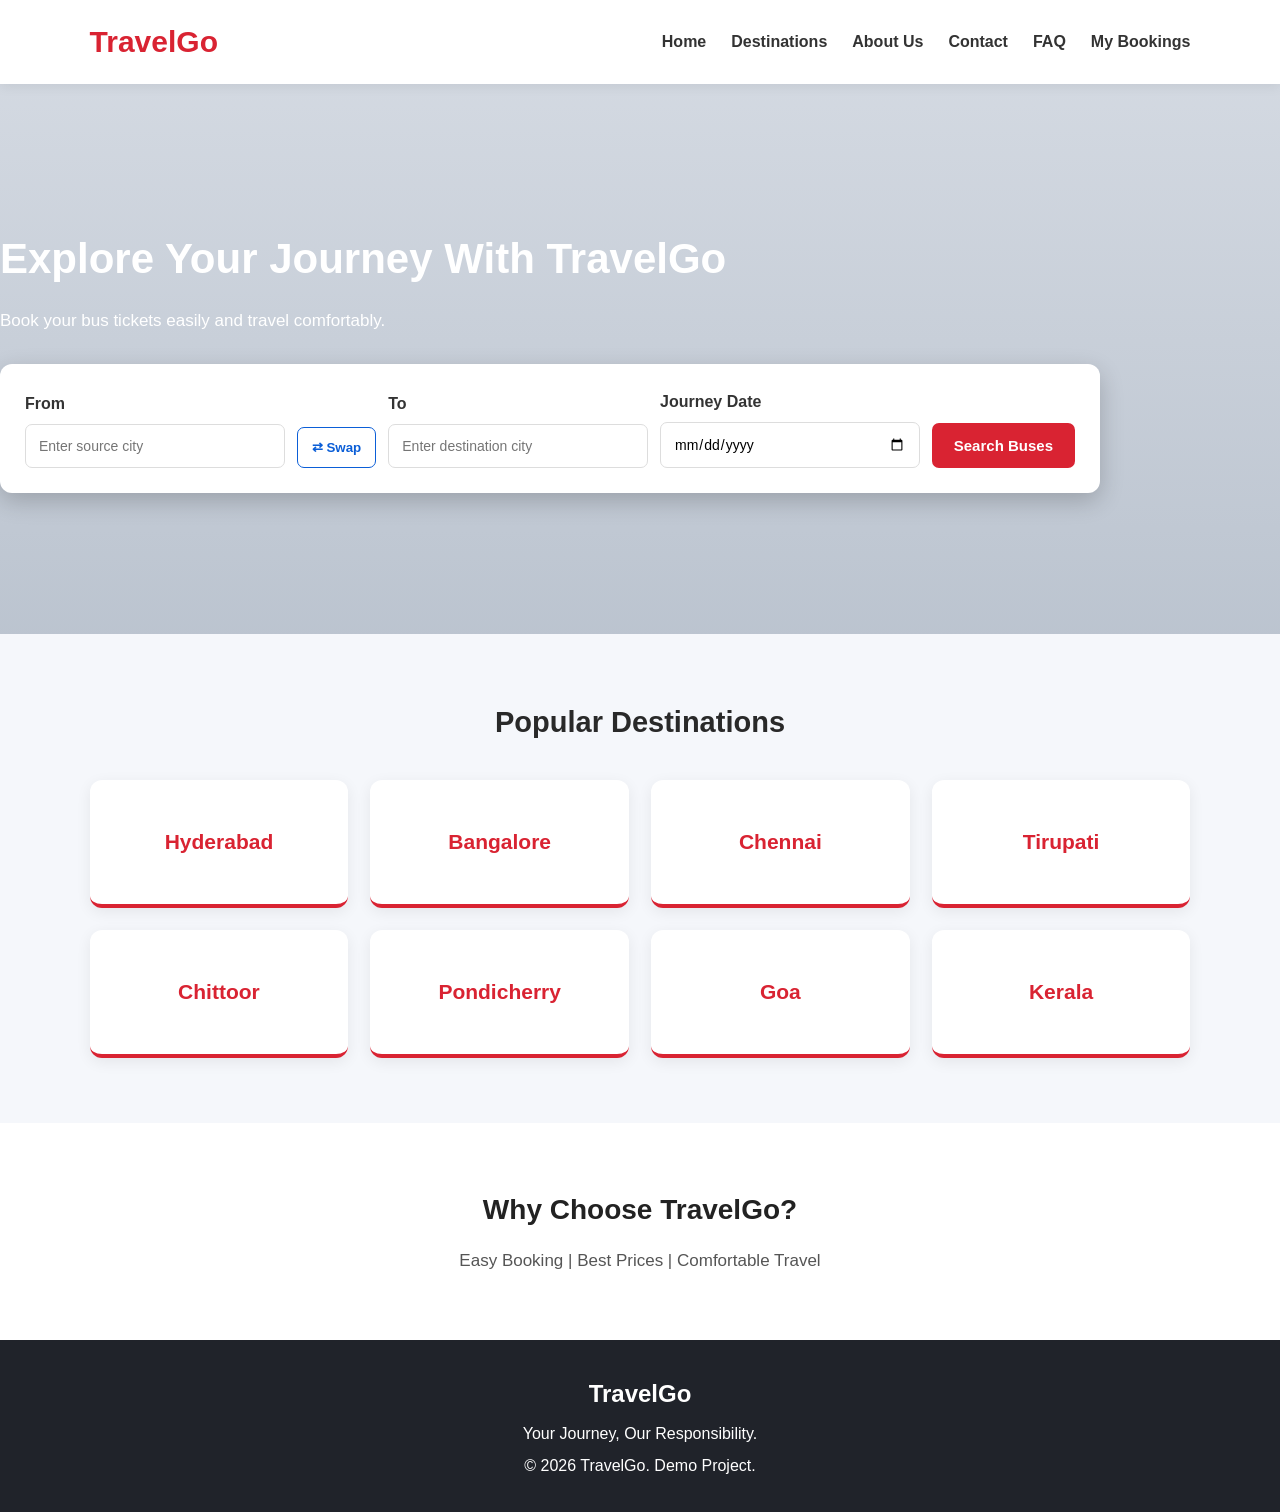
<file: index.html>
<!DOCTYPE html>
<html lang="en">
<head>
    <meta charset="UTF-8">
    <meta name="viewport" content="width=device-width, initial-scale=1.0">

    <title>TravelGo - Bus Booking</title>

    <link rel="stylesheet" href="css/style.css">
</head>

<body>

    <header>
        <nav class="navbar">

            <h2 class="logo">TravelGo</h2>

           
<ul>
    <li><a href="index.html">Home</a></li>
    <li><a href="#destinations">Destinations</a></li>
    <li><a href="about.html">About Us</a></li>
    <li><a href="contact.html">Contact</a></li>
    <li><a href="faq.html">FAQ</a></li>
    <li><a href="bookings.html">My Bookings</a></li>
</ul>


        </nav>
    </header>

    <section class="hero">

        <div class="hero-content">

            <h1>Explore Your Journey With TravelGo</h1>

            <p>Book your bus tickets easily and travel comfortably.</p>

            <div class="search-box">

                <div>
                    <label for="from">From</label>
                    <input
                        type="text"
                        id="from"
                        placeholder="Enter source city"
                    >
                </div>

                <button
                    type="button"
                    class="swap-btn"
                    onclick="swapCities()"
                    title="Swap source and destination"
                >
                    ⇄ Swap
                </button>

                <div>
                    <label for="to">To</label>
                    <input
                        type="text"
                        id="to"
                        placeholder="Enter destination city"
                    >
                </div>

                <div>
                    <label for="date">Journey Date</label>
                    <input type="date" id="date">
                </div>

                <button type="button" onclick="searchBuses()">
                    Search Buses
                </button>

            </div>

        </div>

    </section>

    <section class="destinations" id="destinations">

        <h2>Popular Destinations</h2>

        <div class="destination-container">

            <div class="destination-card">
                <h3>Hyderabad</h3>
            </div>

            <div class="destination-card">
                <h3>Bangalore</h3>
            </div>

            <div class="destination-card">
                <h3>Chennai</h3>
            </div>

            <div class="destination-card">
                <h3>Tirupati</h3>
            </div>

            <div class="destination-card">
                <h3>Chittoor</h3>
            </div>

            <div class="destination-card">
                <h3>Pondicherry</h3>
            </div>

            <div class="destination-card">
                <h3>Goa</h3>
            </div>

            <div class="destination-card">
                <h3>Kerala</h3>
            </div>

        </div>

    </section>

    <section class="about" id="about">

        <h2>Why Choose TravelGo?</h2>

        <p>Easy Booking | Best Prices | Comfortable Travel</p>

    </section>

    <footer id="contact">

        <h2>TravelGo</h2>

        <p>Your Journey, Our Responsibility.</p>

        <p>© 2026 TravelGo. Demo Project.</p>

    </footer>

    <script src="js/main.js"></script>

</body>
</html>
</file>
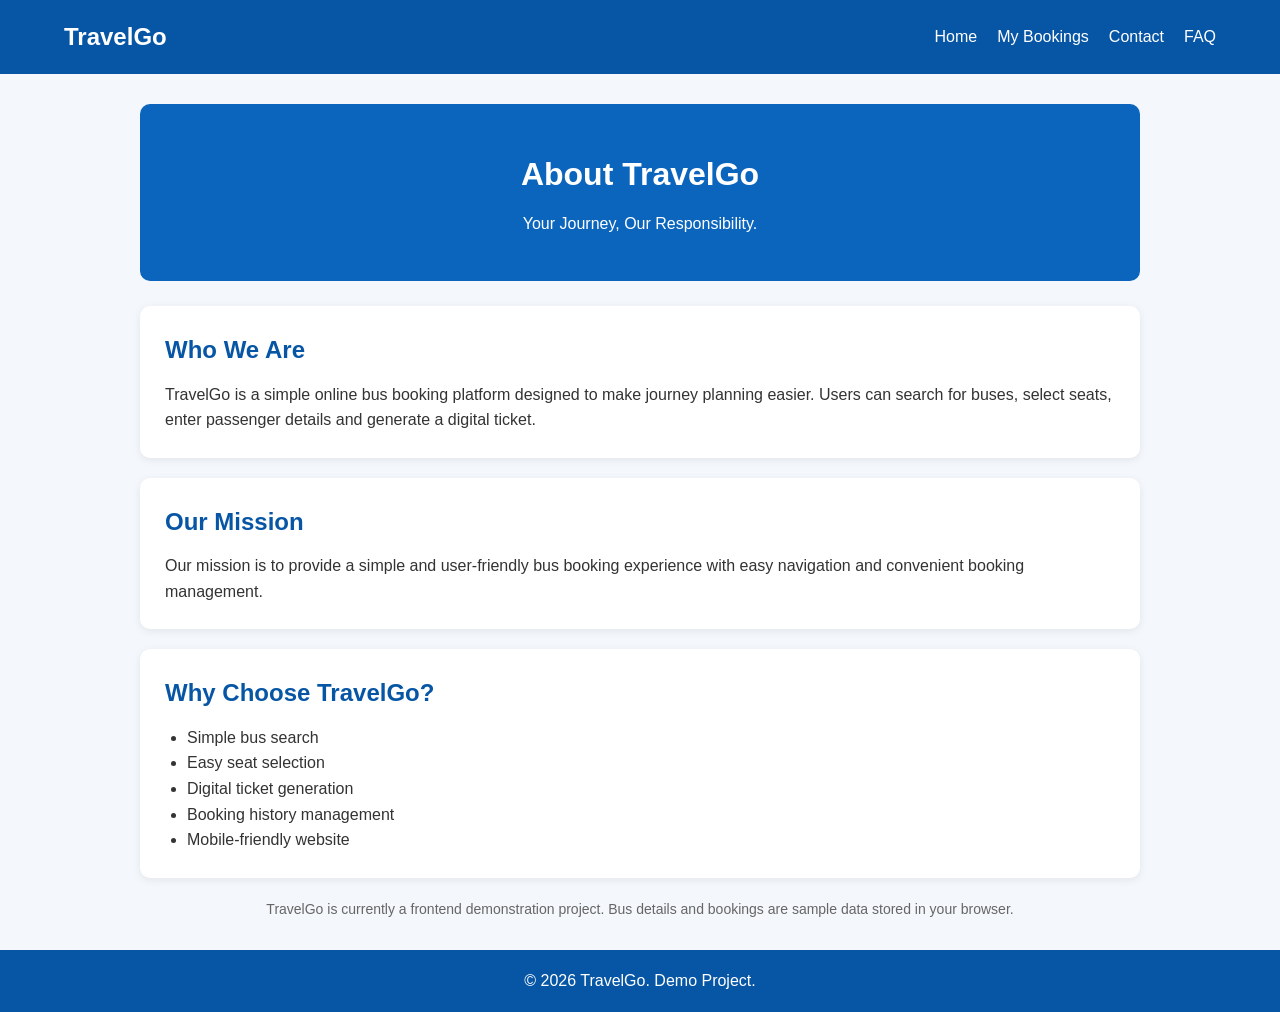
<file: about.html>
<!DOCTYPE html>
<html lang="en">
<head>
    <meta charset="UTF-8">
    <meta name="viewport" content="width=device-width, initial-scale=1.0">
    <title>About Us - TravelGo</title>
    <link rel="stylesheet" href="css/info.css">
</head>
<body>

    <header class="info-header">
        <h2>TravelGo</h2>
        <nav>
            <a href="index.html">Home</a>
            <a href="bookings.html">My Bookings</a>
            <a href="contact.html">Contact</a>
            <a href="faq.html">FAQ</a>
        </nav>
    </header>

    <main class="info-container">

        <section class="info-hero">
            <h1>About TravelGo</h1>
            <p>Your Journey, Our Responsibility.</p>
        </section>

        <section class="info-card">
            <h2>Who We Are</h2>
            <p>
                TravelGo is a simple online bus booking platform
                designed to make journey planning easier.
                Users can search for buses, select seats,
                enter passenger details and generate a digital ticket.
            </p>
        </section>

        <section class="info-card">
            <h2>Our Mission</h2>
            <p>
                Our mission is to provide a simple and user-friendly
                bus booking experience with easy navigation and
                convenient booking management.
            </p>
        </section>

        <section class="info-card">
            <h2>Why Choose TravelGo?</h2>
            <ul>
                <li>Simple bus search</li>
                <li>Easy seat selection</li>
                <li>Digital ticket generation</li>
                <li>Booking history management</li>
                <li>Mobile-friendly website</li>
            </ul>
        </section>

        <p class="demo-note">
            TravelGo is currently a frontend demonstration project.
            Bus details and bookings are sample data stored in your browser.
        </p>

    </main>

    <footer class="info-footer">
        <p>© 2026 TravelGo. Demo Project.</p>
    </footer>

</body>
</html>
</file>
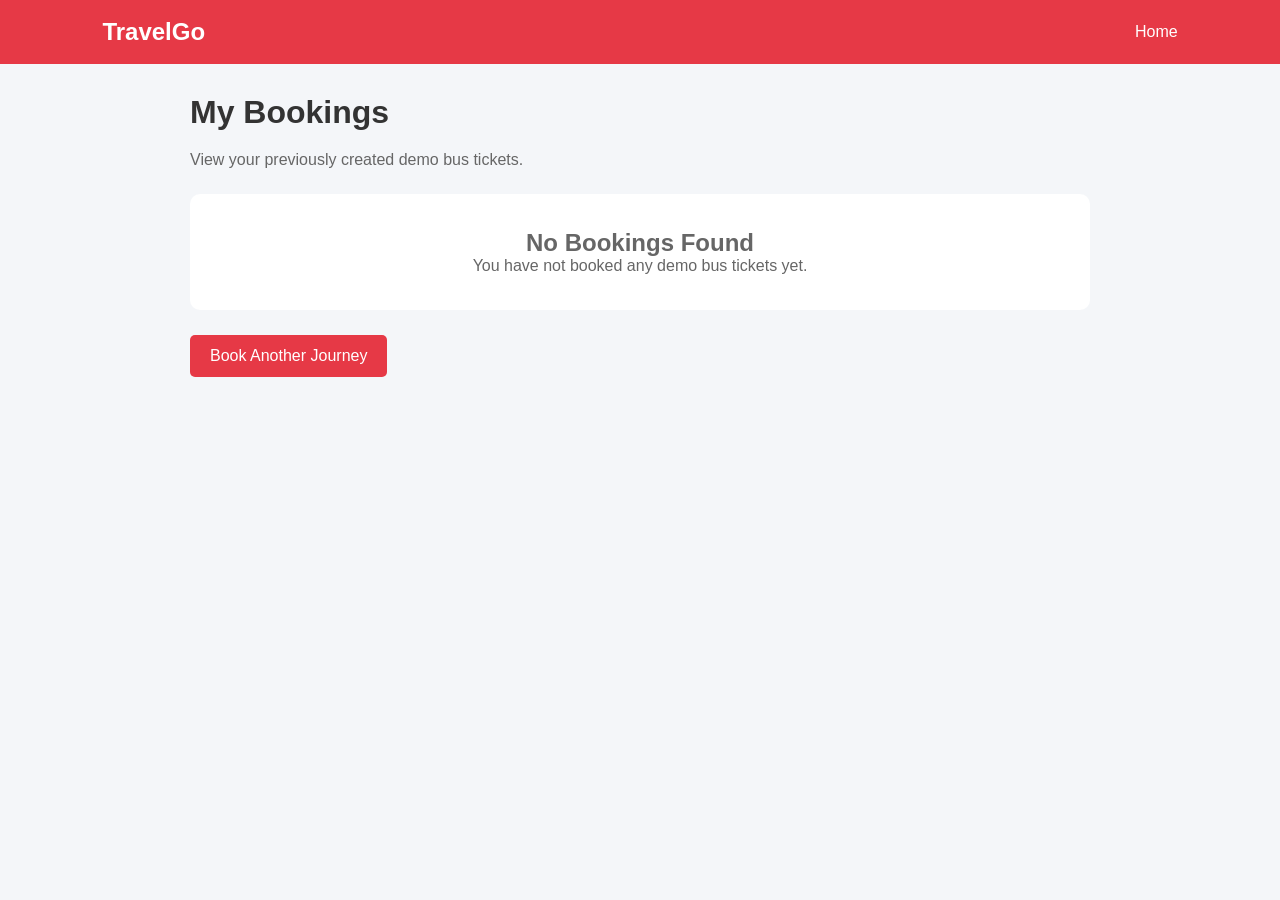
<file: bookings.html>
<!DOCTYPE html>
<html lang="en">
<head>
    <meta charset="UTF-8">
    <meta name="viewport" content="width=device-width, initial-scale=1.0">
    <title>TravelGo - My Bookings</title>
    <link rel="stylesheet" href="css/booking.css">
</head>
<body>

    <header>
        <h2>TravelGo</h2>
        <a href="index.html">Home</a>
    </header>

    <main class="container">
        <h1>My Bookings</h1>
        <p class="bookings-subtitle">
            View your previously created demo bus tickets.
        </p>

        <div id="booking-list"></div>

        <div class="booking-actions">
            <a href="index.html">Book Another Journey</a>
        </div>
    </main>

    <script src="js/bookings.js"></script>
</body>
</html>
</file>
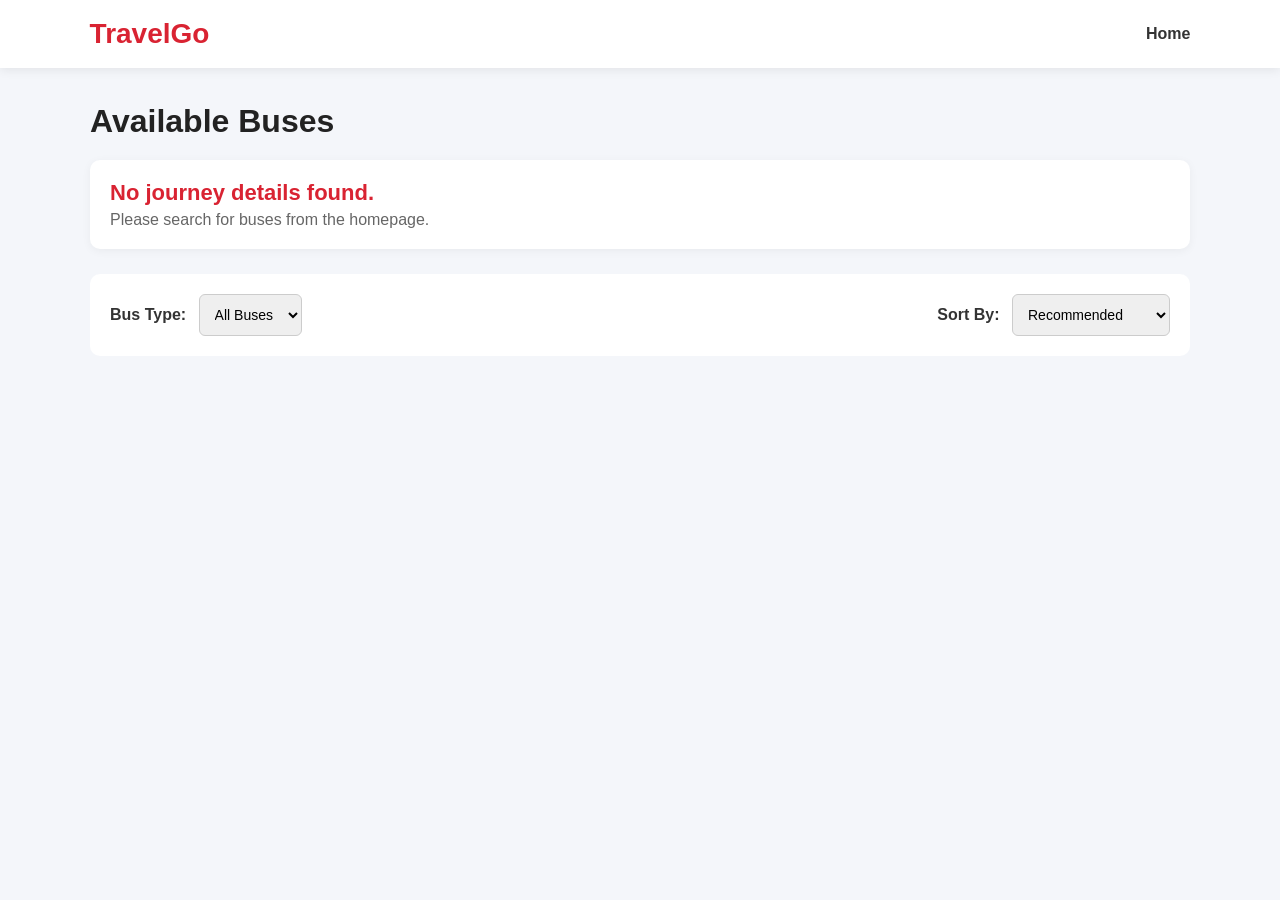
<file: buses.html>
<!DOCTYPE html>
<html lang="en">
<head>
    <meta charset="UTF-8">
    <meta name="viewport" content="width=device-width, initial-scale=1.0">
    <title>TravelGo - Available Buses</title>
    <link rel="stylesheet" href="css/buses.css">
</head>
<body>

    <header>
        <nav>
            <h2>TravelGo</h2>
            <a href="index.html">Home</a>
        </nav>
    </header>

    <main class="container">
        <h1>Available Buses</h1>

        <div class="journey-info">
            <p id="journey"></p>
            <p id="travel-date"></p>
        </div>

        <section class="filter-section">
            <div>
                <label for="bus-filter">Bus Type:</label>
                <select id="bus-filter">
                    <option value="all">All Buses</option>
                    <option value="AC">AC</option>
                    <option value="Non-AC">Non-AC</option>
                </select>
            </div>

            <div>
                <label for="sort-buses">Sort By:</label>
                <select id="sort-buses">
                    <option value="default">Recommended</option>
                    <option value="low-high">Price: Low to High</option>
                    <option value="high-low">Price: High to Low</option>
                    <option value="departure">Earliest Departure</option>
                </select>
            </div>
        </section>

        <p id="bus-count"></p>
        <div id="bus-list"></div>
    </main>

    <script src="js/buses.js"></script>
</body>
</html>
</file>
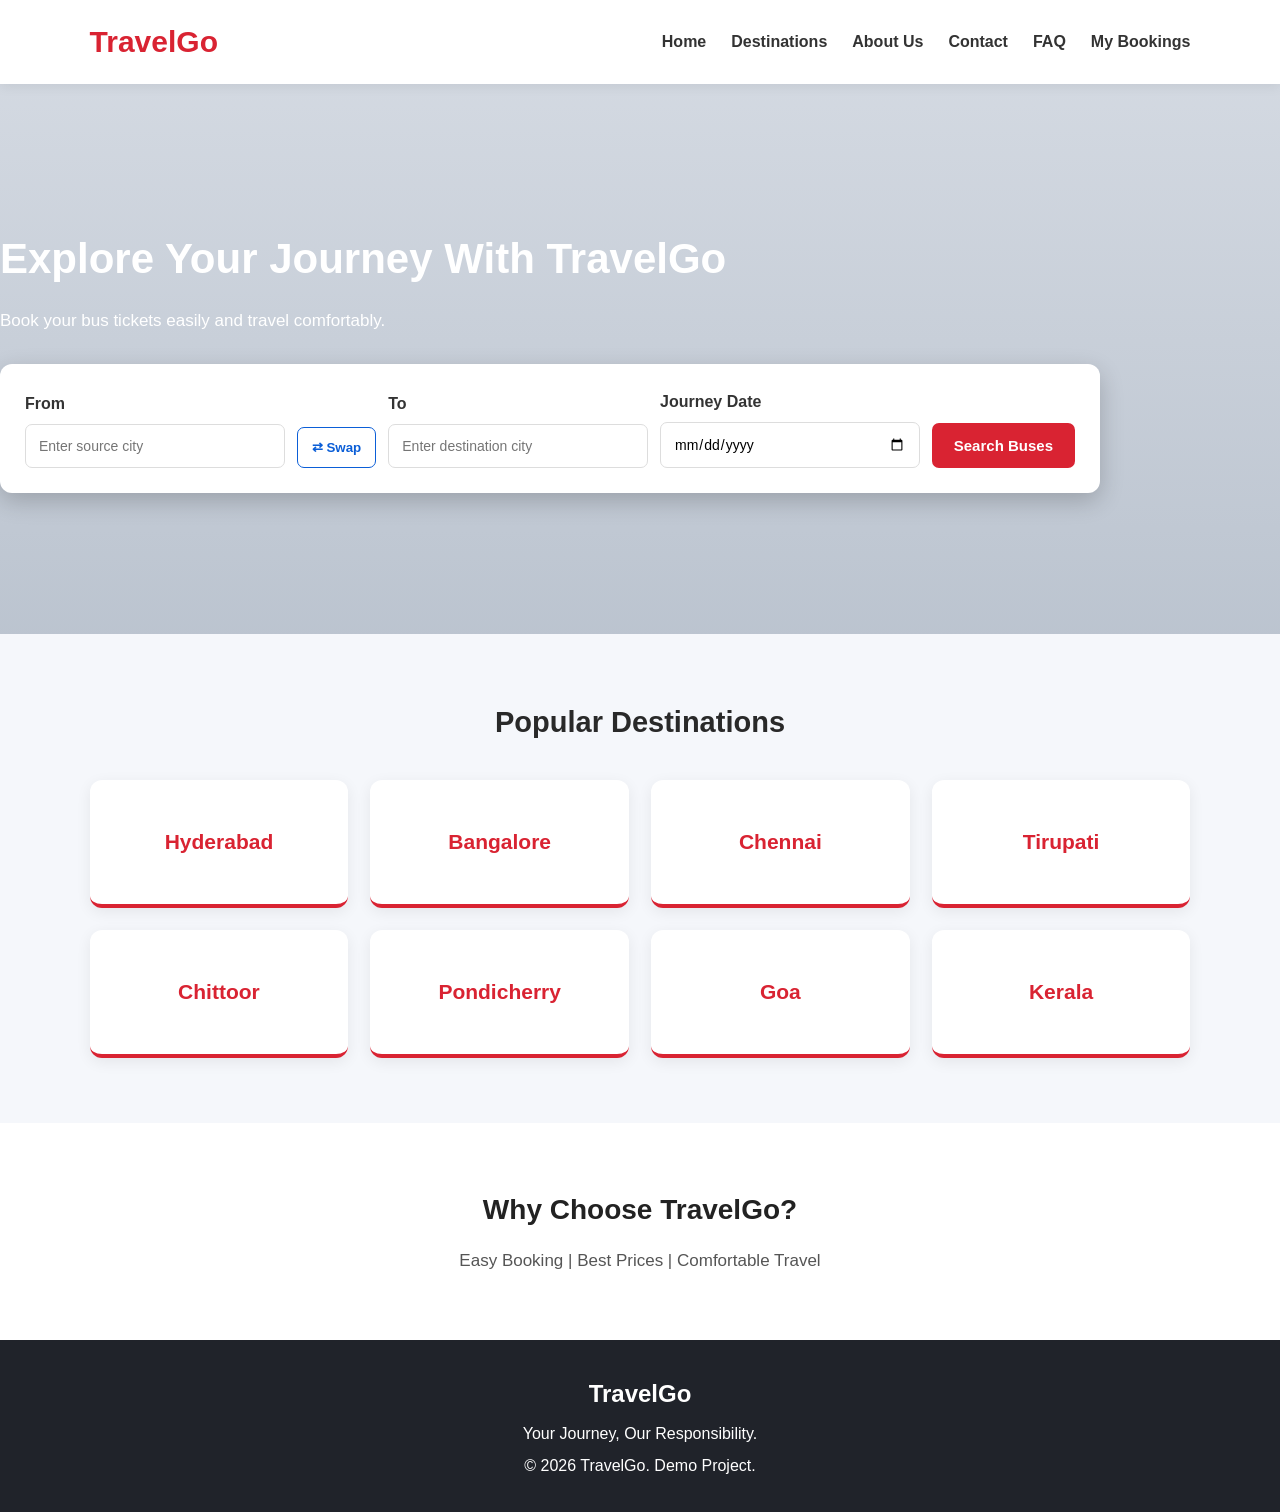
<file: confirmation.html>
<!DOCTYPE html>
<html lang="en">
<head>
    <meta charset="UTF-8">
    <meta name="viewport" content="width=device-width, initial-scale=1.0">
    <title>TravelGo - Booking Confirmation</title>
    <link rel="stylesheet" href="css/booking.css">
</head>
<body class="confirmation-page">

    <header class="confirmation-header">
        <h2>TravelGo<span>.</span></h2>
        <a href="index.html">← Home</a>
    </header>

    <main class="container">

        <div class="success-message">
            <div class="success-icon">✓</div>
            <h1>Booking Confirmed!</h1>
            <p>Your demo bus ticket has been generated successfully.</p>
            <span class="confirmation-status">Booking Successful</span>
        </div>

        <section class="ticket" id="ticket">

            <div class="ticket-heading">
                <div>
                    <h2>TravelGo<span>.</span></h2>
                    <p>Your Journey Starts Here</p>
                </div>
                <div class="ticket-label">
                    <strong>BUS TICKET</strong>
                    <span>TRAVEL CONFIRMATION</span>
                </div>
            </div>

            <div class="ticket-id">
                <div>
                    <span class="ticket-small-label">BOOKING ID</span>
                    <strong id="booking-id"></strong>
                </div>
                <span class="ticket-confirmed">CONFIRMED</span>
            </div>

            <div class="ticket-section">
                <h3>Passenger Information</h3>

                <div class="ticket-details">
                    <p><strong>Passenger:</strong> <span id="passenger-name"></span></p>
                    <p><strong>Age:</strong> <span id="passenger-age"></span></p>
                    <p><strong>Gender:</strong> <span id="passenger-gender"></span></p>
                    <p><strong>Mobile:</strong> <span id="passenger-mobile"></span></p>
                    <p class="full-width"><strong>Email:</strong> <span id="passenger-email"></span></p>
                </div>
            </div>

            <div class="ticket-section journey-ticket-section">
                <h3>Journey Information</h3>

                <div class="ticket-details">
                    <p class="full-width"><strong>Bus:</strong> <span id="bus-name"></span></p>
                    <p><strong>Bus Type:</strong> <span id="bus-type"></span></p>
                    <p><strong>Journey Date:</strong> <span id="journey-date"></span></p>
                    <p><strong>From:</strong> <span id="from-city"></span></p>
                    <p><strong>To:</strong> <span id="to-city"></span></p>
                    <p><strong>Departure:</strong> <span id="departure"></span></p>
                    <p><strong>Arrival:</strong> <span id="arrival"></span></p>
                    <p class="full-width"><strong>Selected Seats:</strong> <span id="seat-numbers"></span></p>
                </div>
            </div>

            <div class="ticket-total">
                <span>Total Ticket Fare</span>
                <h2>₹<span id="total-fare"></span></h2>
            </div>

            <p class="ticket-note">
                Demo ticket generated by the TravelGo project.
                This ticket is not valid for actual bus travel.
            </p>

        </section>

        <div class="ticket-actions">
            <button onclick="window.print()">Print / Save as PDF</button>
            <a href="index.html">Book Another Journey</a>
        </div>

    </main>

    <script src="js/confirmation.js"></script>
</body>
</html>
</file>
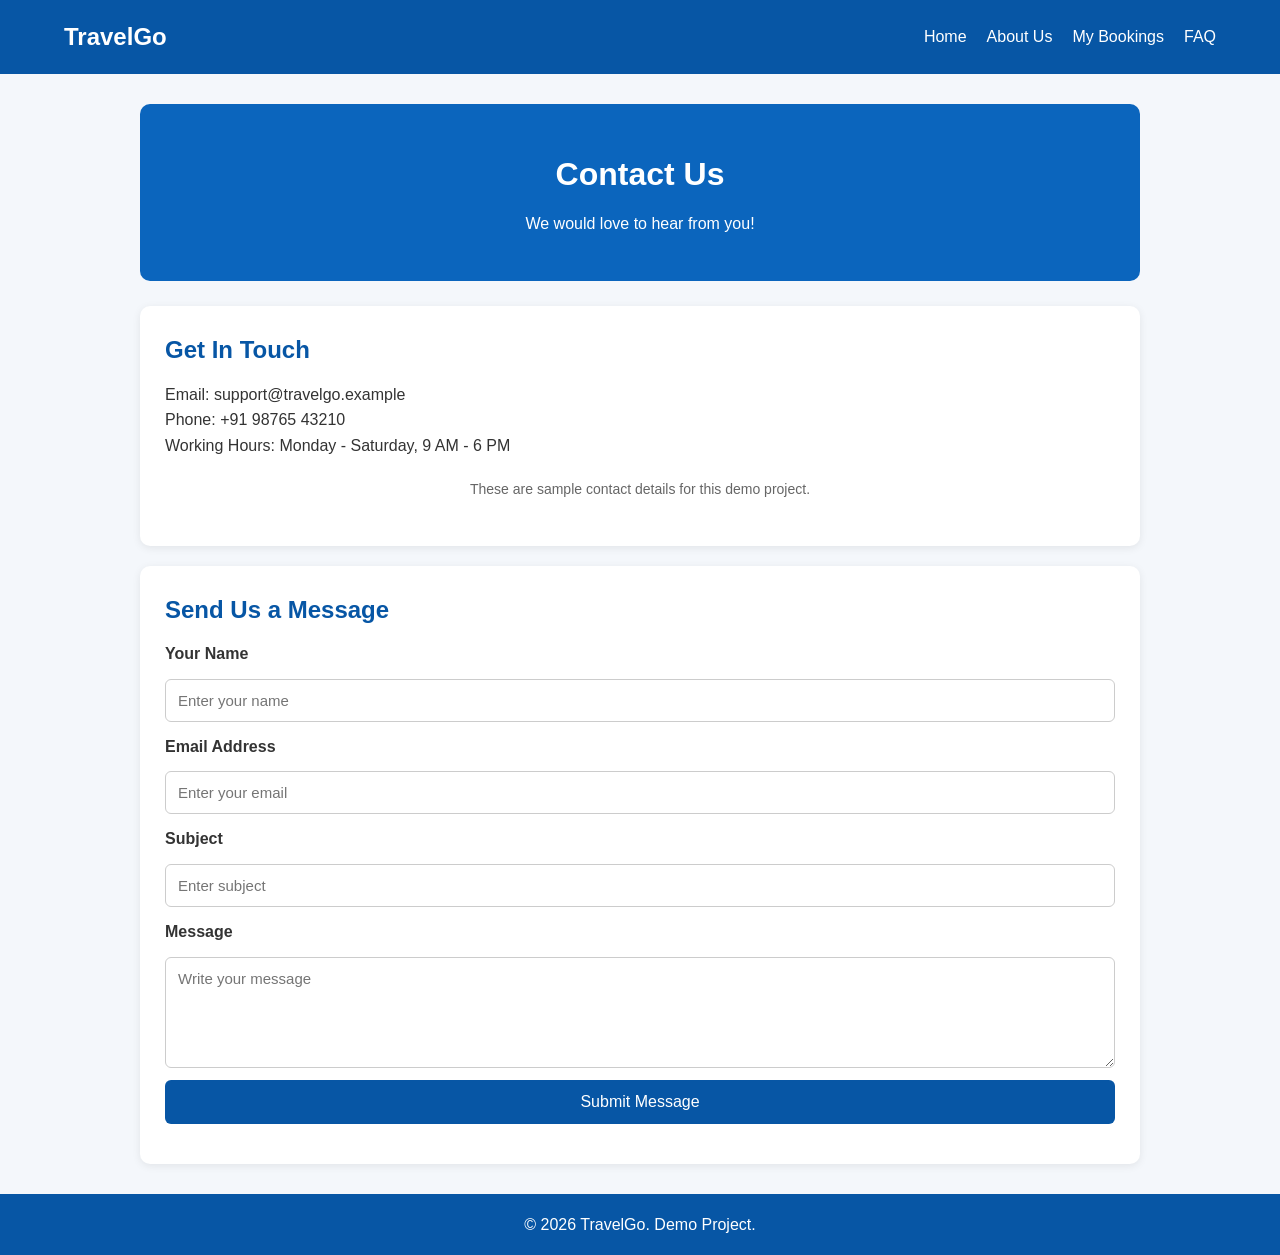
<file: contact.html>
<!DOCTYPE html>
<html lang="en">
<head>
    <meta charset="UTF-8">
    <meta name="viewport" content="width=device-width, initial-scale=1.0">
    <title>Contact Us - TravelGo</title>
    <link rel="stylesheet" href="css/info.css">
</head>
<body>

    <header class="info-header">
        <h2>TravelGo</h2>
        <nav>
            <a href="index.html">Home</a>
            <a href="about.html">About Us</a>
            <a href="bookings.html">My Bookings</a>
            <a href="faq.html">FAQ</a>
        </nav>
    </header>

    <main class="info-container">

        <section class="info-hero">
            <h1>Contact Us</h1>
            <p>We would love to hear from you!</p>
        </section>

        <section class="info-card">
            <h2>Get In Touch</h2>
            <p>Email: support@travelgo.example</p>
            <p>Phone: +91 98765 43210</p>
            <p>Working Hours: Monday - Saturday, 9 AM - 6 PM</p>
            <p class="demo-note">
                These are sample contact details for this demo project.
            </p>
        </section>

        <section class="info-card">
            <h2>Send Us a Message</h2>

            <form id="contact-form">

                <label for="contact-name">Your Name</label>
                <input
                    type="text"
                    id="contact-name"
                    placeholder="Enter your name"
                    required
                >

                <label for="contact-email">Email Address</label>
                <input
                    type="email"
                    id="contact-email"
                    placeholder="Enter your email"
                    required
                >

                <label for="contact-subject">Subject</label>
                <input
                    type="text"
                    id="contact-subject"
                    placeholder="Enter subject"
                    required
                >

                <label for="contact-message">Message</label>
                <textarea
                    id="contact-message"
                    rows="5"
                    placeholder="Write your message"
                    required
                ></textarea>

                <button type="submit">Submit Message</button>

            </form>

            <p id="contact-status"></p>
        </section>

    </main>

    <footer class="info-footer">
        <p>© 2026 TravelGo. Demo Project.</p>
    </footer>

    <script src="js/contact.js"></script>

</body>
</html>
</file>
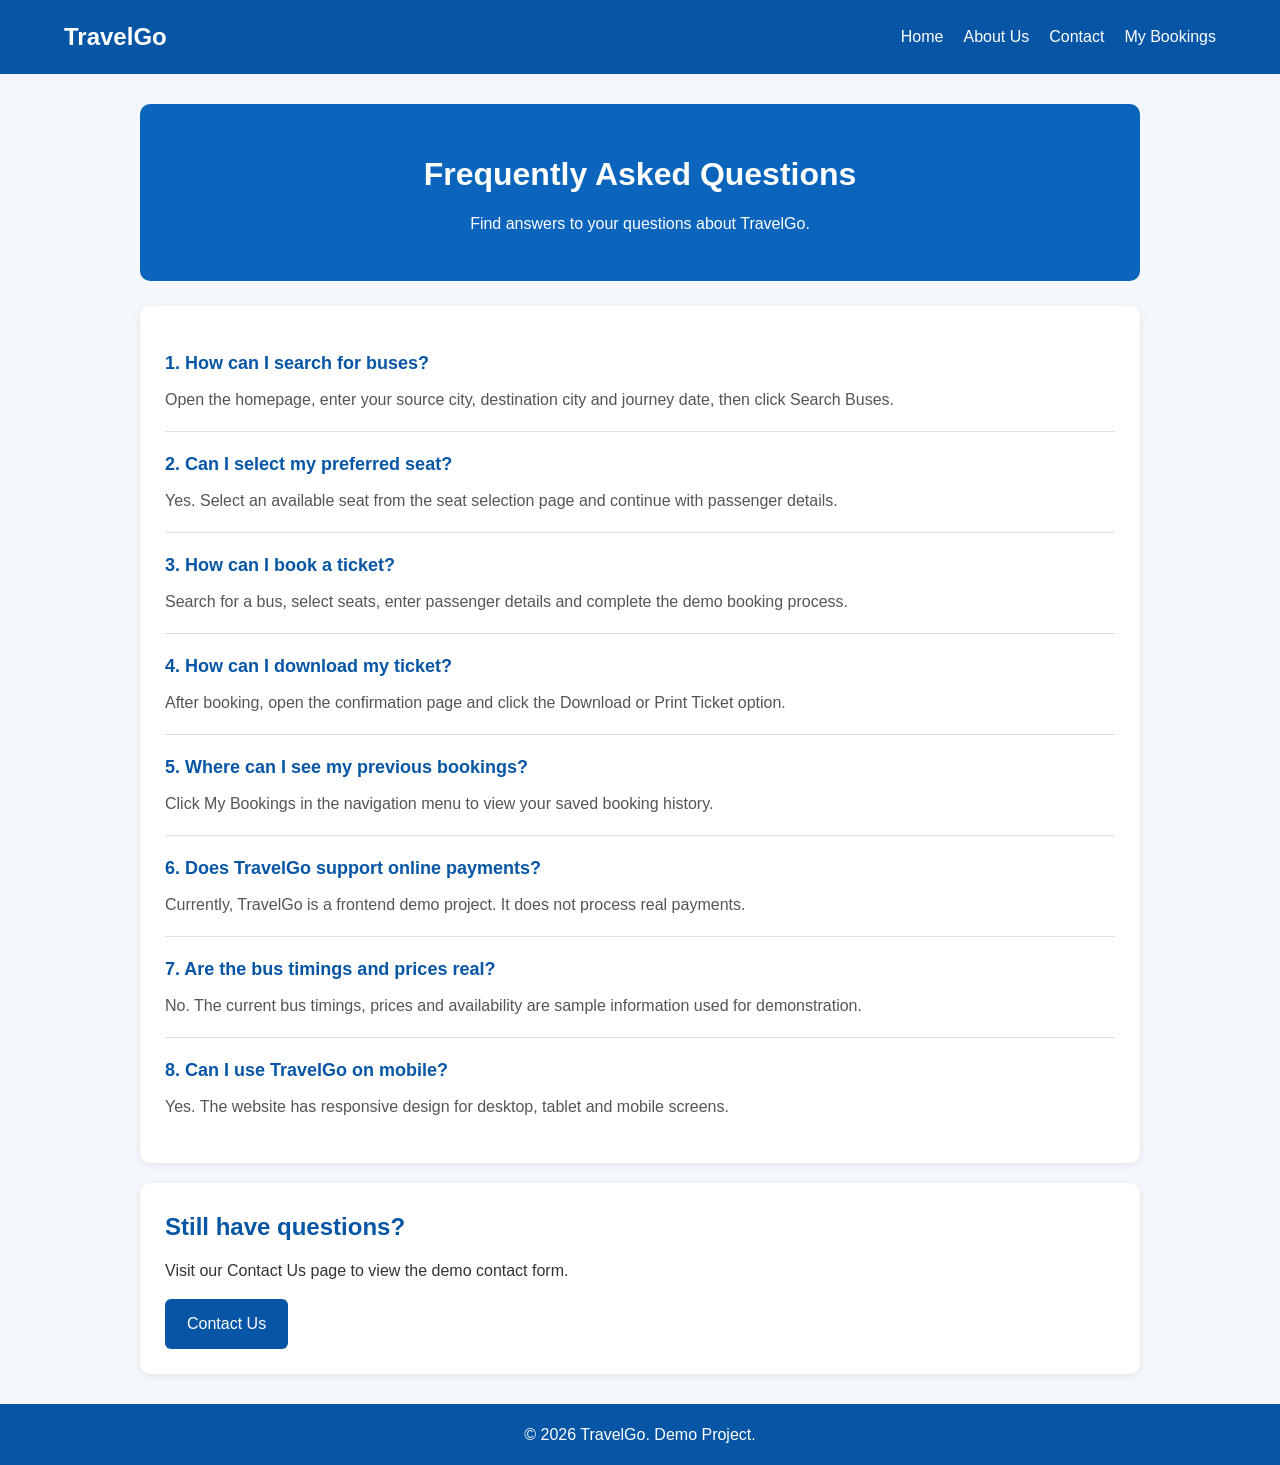
<file: faq.html>
<!DOCTYPE html>
<html lang="en">
<head>
    <meta charset="UTF-8">
    <meta name="viewport" content="width=device-width, initial-scale=1.0">
    <title>FAQ - TravelGo</title>
    <link rel="stylesheet" href="css/info.css">
</head>
<body>

    <header class="info-header">
        <h2>TravelGo</h2>
        <nav>
            <a href="index.html">Home</a>
            <a href="about.html">About Us</a>
            <a href="contact.html">Contact</a>
            <a href="bookings.html">My Bookings</a>
        </nav>
    </header>

    <main class="info-container">

        <section class="info-hero">
            <h1>Frequently Asked Questions</h1>
            <p>Find answers to your questions about TravelGo.</p>
        </section>

        <section class="info-card">

            <div class="faq-item">
                <h3>1. How can I search for buses?</h3>
                <p>
                    Open the homepage, enter your source city,
                    destination city and journey date, then click
                    Search Buses.
                </p>
            </div>

            <div class="faq-item">
                <h3>2. Can I select my preferred seat?</h3>
                <p>
                    Yes. Select an available seat from the seat
                    selection page and continue with passenger details.
                </p>
            </div>

            <div class="faq-item">
                <h3>3. How can I book a ticket?</h3>
                <p>
                    Search for a bus, select seats, enter passenger
                    details and complete the demo booking process.
                </p>
            </div>

            <div class="faq-item">
                <h3>4. How can I download my ticket?</h3>
                <p>
                    After booking, open the confirmation page and
                    click the Download or Print Ticket option.
                </p>
            </div>

            <div class="faq-item">
                <h3>5. Where can I see my previous bookings?</h3>
                <p>
                    Click My Bookings in the navigation menu to
                    view your saved booking history.
                </p>
            </div>

            <div class="faq-item">
                <h3>6. Does TravelGo support online payments?</h3>
                <p>
                    Currently, TravelGo is a frontend demo project.
                    It does not process real payments.
                </p>
            </div>

            <div class="faq-item">
                <h3>7. Are the bus timings and prices real?</h3>
                <p>
                    No. The current bus timings, prices and availability
                    are sample information used for demonstration.
                </p>
            </div>

            <div class="faq-item">
                <h3>8. Can I use TravelGo on mobile?</h3>
                <p>
                    Yes. The website has responsive design for
                    desktop, tablet and mobile screens.
                </p>
            </div>

        </section>

        <section class="info-card">
            <h2>Still have questions?</h2>
            <p>
                Visit our Contact Us page to view the demo contact form.
            </p>
            <a href="contact.html" class="faq-contact-btn">
                Contact Us
            </a>
        </section>

    </main>

    <footer class="info-footer">
        <p>© 2026 TravelGo. Demo Project.</p>
    </footer>

</body>
</html>
</file>
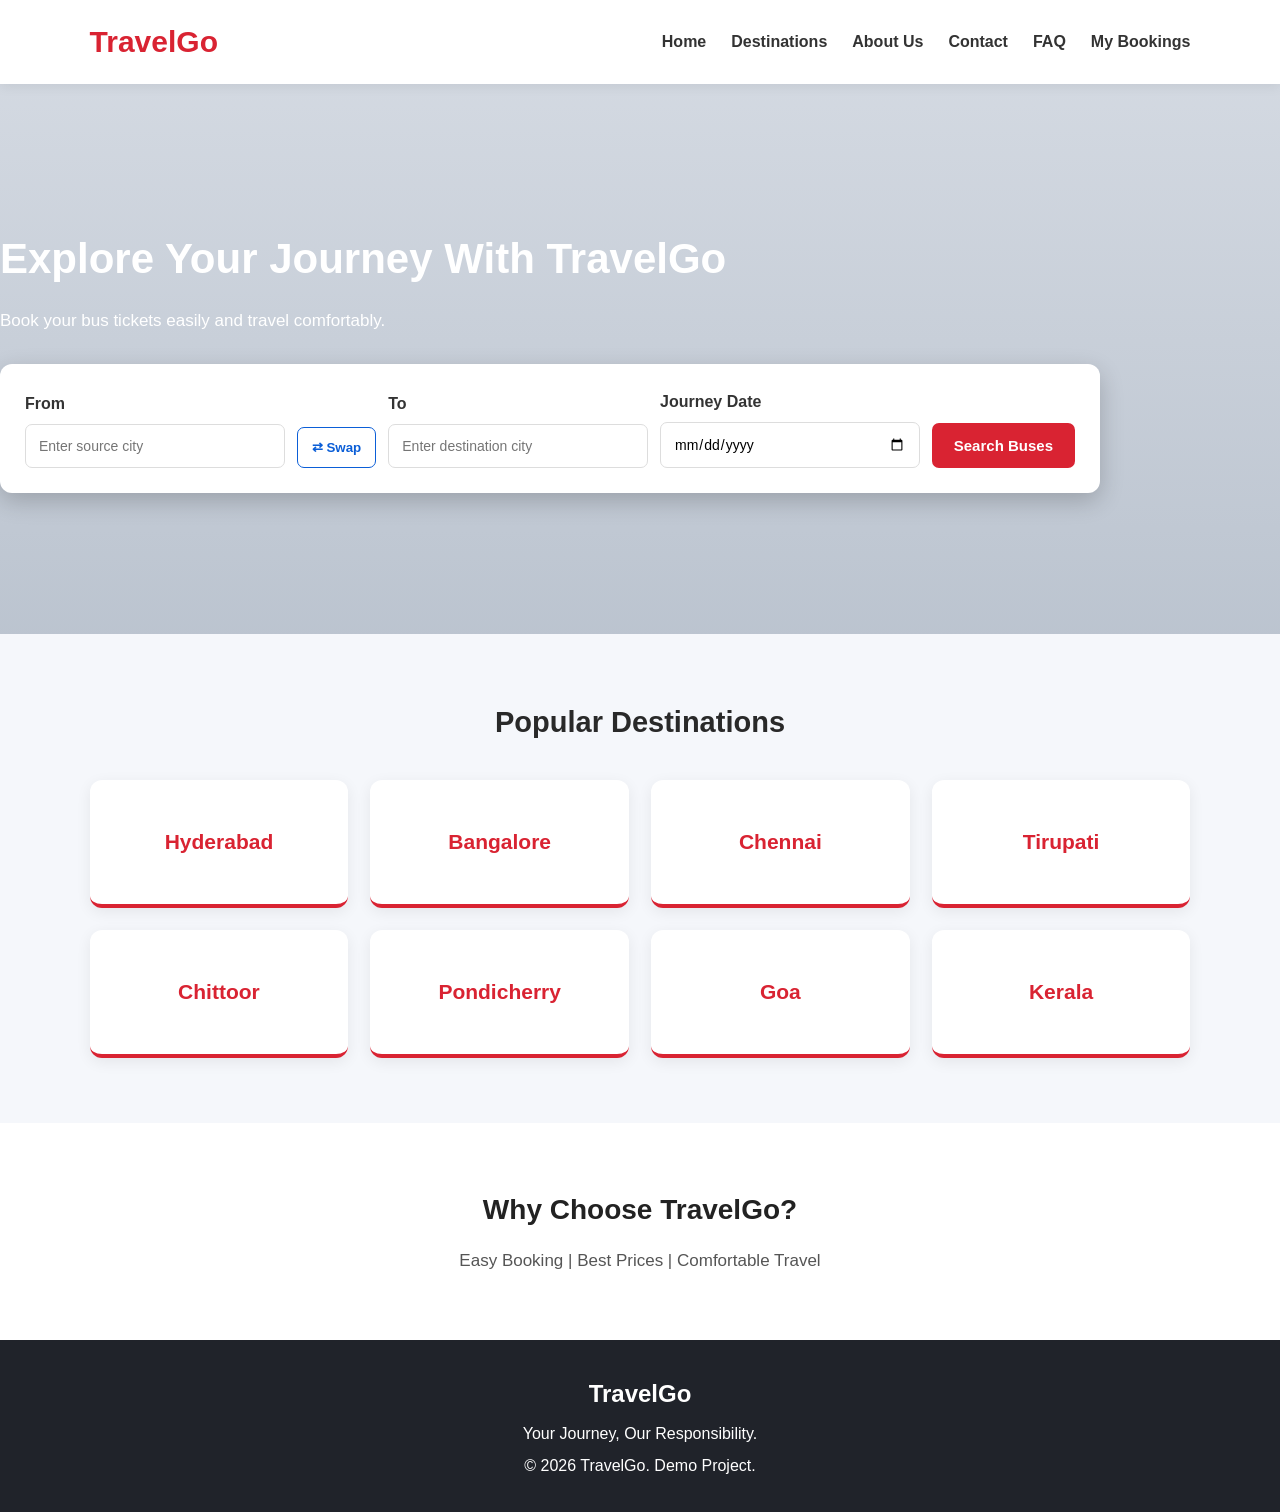
<file: passenger.html>
<!DOCTYPE html>
<html lang="en">
<head>
    <meta charset="UTF-8">
    <meta name="viewport" content="width=device-width, initial-scale=1.0">
    <title>TravelGo - Passenger Details</title>
    <link rel="stylesheet" href="css/booking.css">
</head>
<body class="passenger-page">

    <header class="passenger-header">
        <h2>TravelGo<span>.</span></h2>
        <a href="index.html">← Back to Home</a>
    </header>

    <main class="container">

        <div class="passenger-heading">
            <p class="eyebrow">ALMOST THERE!</p>
            <h1>Passenger Details</h1>
            <p>Please enter the passenger information to complete your booking.</p>
        </div>

        <div class="bus-info">
            <h3 id="bus-name">Bus Details</h3>
            <p id="journey"></p>
            <p id="seats"></p>
            <p id="amount"></p>
        </div>

        <form id="passenger-form" class="booking-summary">

            <div class="form-heading">
                <h3>Passenger Information</h3>
                <p>Fields marked below are required.</p>
            </div>

            <label for="name">Full Name</label>
            <input type="text" id="name"
                   placeholder="Enter your full name" required>

            <label for="age">Age</label>
            <input type="number" id="age" min="1" max="100"
                   placeholder="Enter your age" required>

            <label for="gender">Gender</label>
            <select id="gender" required>
                <option value="">Select Gender</option>
                <option value="Male">Male</option>
                <option value="Female">Female</option>
                <option value="Other">Other</option>
            </select>

            <label for="mobile">Mobile Number</label>
            <input type="tel" id="mobile" maxlength="10"
                   pattern="[6-9][0-9]{9}"
                   placeholder="Enter 10-digit mobile number" required>

            <label for="email">Email Address</label>
            <input type="email" id="email"
                   placeholder="Enter your email" required>

            <button type="submit">
                Continue to Confirmation →
            </button>

            <p class="form-note">
                Please check your details before continuing.
            </p>

        </form>

    </main>

    <script src="js/passenger.js"></script>
</body>
</html>
</file>
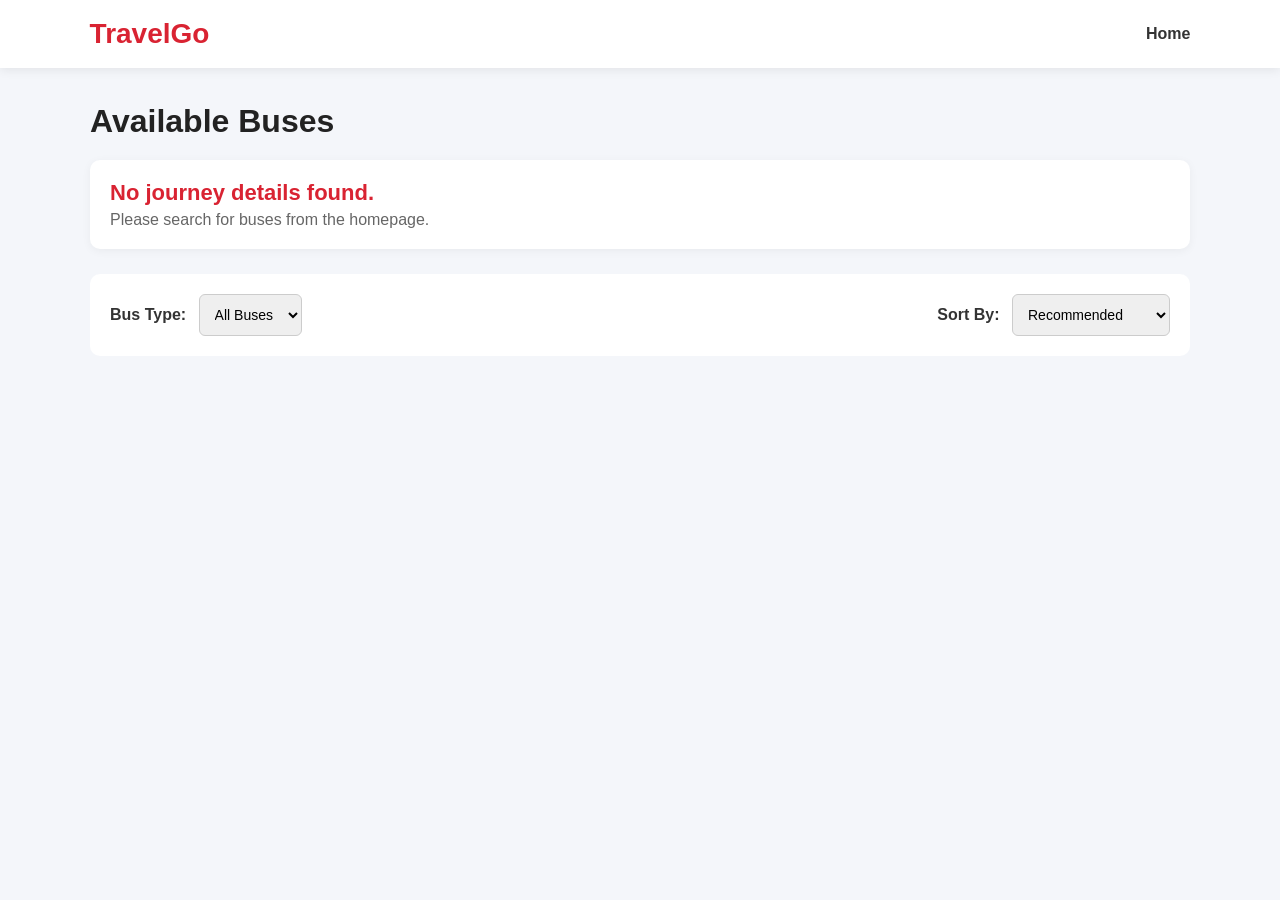
<file: seats.html>
<!DOCTYPE html>
<html lang="en">
<head>
    <meta charset="UTF-8">
    <meta name="viewport" content="width=device-width, initial-scale=1.0">
    <title>TravelGo - Select Seats</title>
    <link rel="stylesheet" href="css/booking.css">
</head>
<body class="seat-page">

    <header class="seat-header">
        <h2>TravelGo<span>.</span></h2>
        <a href="index.html">← Back to Home</a>
    </header>

    <main class="container">

        <div class="seat-page-heading">
            <p class="eyebrow">YOUR JOURNEY, YOUR CHOICE</p>
            <h1>Select Your Seats</h1>
            <p>Choose your preferred seats to continue booking.</p>
        </div>

        <div class="bus-info">
            <h3 id="bus-name">Bus Details</h3>
            <p id="bus-type"></p>
            <p id="journey"></p>
        </div>

        <div class="seat-section">
            <h3>Choose Your Seats</h3>
            <p class="seat-instruction">Tap on available seats to select them.</p>

            <div class="legend">
                <span><i class="available"></i> Available</span>
                <span><i class="selected"></i> Selected</span>
                <span><i class="occupied"></i> Booked</span>
            </div>

            <div class="driver">DRIVER</div>

            <div id="seat-layout" class="seat-layout"></div>
        </div>

        <div class="booking-summary">
            <h3>Booking Summary</h3>

            <p>Selected Seats: <span id="selected-seats">None</span></p>
            <p>Price per seat: ₹<span id="seat-price">0</span></p>

            <div class="summary-total">
                <span>Total Amount</span>
                <h2>₹<span id="total-price">0</span></h2>
            </div>

            <button id="continue-btn" onclick="continueBooking()">
                Continue to Passenger Details →
            </button>
        </div>

    </main>

    <script src="js/seats.js"></script>
</body>
</html>
</file>
<file: css/style.css>
/* =========================
   TRAVELGO HOMEPAGE DESIGN
========================= */

* {
    margin: 0;
    padding: 0;
    box-sizing: border-box;
    font-family: Arial, sans-serif;
}

body {
    background: #f5f7fb;
    color: #292929;
    line-height: 1.6;
}

/* Navigation */

header {
    background: white;
    box-shadow: 0 2px 12px rgba(0, 0, 0, 0.08);
    position: sticky;
    top: 0;
    z-index: 100;
}

.navbar {
    display: flex;
    justify-content: space-between;
    align-items: center;
    padding: 18px 7%;
}

.logo {
    color: #d92332;
    font-size: 30px;
    font-weight: bold;
}

.navbar ul {
    display: flex;
    align-items: center;
    list-style: none;
    gap: 25px;
}

.navbar a {
    text-decoration: none;
    color: #333;
    font-weight: bold;
    transition: 0.3s;
}

.navbar a:hover {
    color: #d92332;
}

/* Hero Section */

.hero {
    background:
        linear-gradient(
            rgba(16, 44, 78, 0.15),
            rgba(16, 44, 78, 0.25)
        ),
        url("https://images.unsplash.com/photo-1570125909232-eb263c188f7e?auto=format&fit=crop&w=1800&q=90");

    background-size: cover;
    background-position: center center;
    background-repeat: no-repeat;

    min-height: 550px;
    display: flex;
    align-items: center;
}

.hero-content {
    width: 100%;
    max-width: 1100px;
}

.hero-content h1 {
    color: white;
    font-size: 42px;
    margin-bottom: 15px;
}

.hero-content p {
    color: white;
    font-size: 17px;
    margin-bottom: 30px;
}

/* Search Box */

.search-box {
    display: flex;
    align-items: end;
    gap: 12px;

    background: white;
    padding: 25px;
    border-radius: 12px;

    box-shadow: 0 8px 25px rgba(0, 0, 0, 0.2);
}

.search-box div {
    flex: 1;
    min-width: 140px;

    display: flex;
    flex-direction: column;
    text-align: left;
}

.search-box label {
    font-weight: bold;
    margin-bottom: 8px;
    color: #333;
}

.search-box input {
    width: 100%;
    padding: 13px;

    border: 1px solid #ddd;
    border-radius: 7px;

    font-size: 14px;
    outline: none;
}

.search-box input:focus {
    border-color: #d92332;
    box-shadow: 0 0 4px rgba(217, 35, 50, 0.2);
}

/* Search Button */

.search-box button:not(.swap-btn) {
    padding: 14px 22px;

    background: #d92332;
    color: white;

    border: none;
    border-radius: 7px;

    font-weight: bold;
    font-size: 15px;

    cursor: pointer;
    transition: 0.3s;
}

.search-box button:not(.swap-btn):hover {
    background: #ae1724;
    transform: translateY(-2px);
}

/* Swap Button */

.search-box .swap-btn {
    padding: 12px 14px;

    background: white;
    color: #0b5ed7;

    border: 1px solid #0b5ed7;
    border-radius: 7px;

    font-weight: bold;
    cursor: pointer;
    transition: 0.3s;
}

.search-box .swap-btn:hover {
    background: #0b5ed7;
    color: white;
}

/* Popular Destinations */

.destinations {
    padding: 65px 7%;
    text-align: center;
}

.destinations h2 {
    font-size: 29px;
    margin-bottom: 35px;
}

.destination-container {
    display: grid;
    grid-template-columns: repeat(4, 1fr);
    gap: 22px;
}

.destination-card {
    background: white;
    padding: 45px 15px;

    border-radius: 12px;
    box-shadow: 0 4px 15px rgba(0, 0, 0, 0.07);

    transition: 0.3s;
    border-bottom: 4px solid #d92332;
}

.destination-card:hover {
    transform: translateY(-8px);
    box-shadow: 0 8px 22px rgba(0, 0, 0, 0.12);
}

.destination-card h3 {
    color: #d92332;
    font-size: 21px;
}

/* About Section */

.about {
    background: white;
    padding: 65px 20px;
    text-align: center;
}

.about h2 {
    font-size: 28px;
    margin-bottom: 15px;
    color: #222;
}

.about p {
    color: #555;
    font-size: 17px;
}

/* Footer */

footer {
    background: #20232a;
    color: white;
    text-align: center;
    padding: 30px;
    line-height: 2;
}

/* Responsive Design */

@media (max-width: 900px) {

    .search-box {
        flex-wrap: wrap;
    }

    .destination-container {
        grid-template-columns: repeat(2, 1fr);
    }
}

@media (max-width: 768px) {

    .navbar {
        flex-direction: column;
        gap: 15px;
    }

    .navbar ul {
        flex-wrap: wrap;
        justify-content: center;
        gap: 15px;
    }

    .hero {
        min-height: auto;
        padding: 55px 18px;
    }

    .hero-content h1 {
        font-size: 30px;
    }

    .search-box {
        flex-direction: column;
        align-items: stretch;
    }

    .search-box div {
        width: 100%;
    }

    .search-box button {
        width: 100%;
    }

    .search-box .swap-btn {
        align-self: center;
        width: auto;
    }

    .destinations {
        padding: 45px 5%;
    }

    .about {
        padding: 45px 15px;
    }
}

@media (max-width: 480px) {

    .logo {
        font-size: 25px;
    }

    .navbar ul {
        gap: 12px;
    }

    .navbar a {
        font-size: 13px;
    }

    .hero-content h1 {
        font-size: 25px;
    }

    .hero-content p {
        font-size: 14px;
    }

    .search-box {
        padding: 18px;
    }

    .destination-container {
        grid-template-columns: 1fr;
    }

    .destinations h2 {
        font-size: 24px;
    }
}
</file>
<file: css/info.css>
* {
    margin: 0;
    padding: 0;
    box-sizing: border-box;
}

body {
    font-family: Arial, sans-serif;
    background: #f4f7fb;
    color: #333;
    line-height: 1.6;
}

.info-header {
    background: #0756a5;
    color: white;
    padding: 18px 5%;
    display: flex;
    justify-content: space-between;
    align-items: center;
    flex-wrap: wrap;
    gap: 15px;
}

.info-header nav {
    display: flex;
    gap: 20px;
    flex-wrap: wrap;
}

.info-header a {
    color: white;
    text-decoration: none;
}

.info-header a:hover {
    text-decoration: underline;
}

.info-container {
    width: 90%;
    max-width: 1000px;
    margin: 30px auto;
}

.info-hero {
    background: #0b65bd;
    color: white;
    padding: 45px 20px;
    text-align: center;
    border-radius: 10px;
    margin-bottom: 25px;
}

.info-hero h1 {
    font-size: 32px;
    margin-bottom: 10px;
}

.info-card {
    background: white;
    padding: 25px;
    margin-bottom: 20px;
    border-radius: 10px;
    box-shadow: 0 2px 8px rgba(0, 0, 0, 0.08);
}

.info-card h2 {
    color: #0756a5;
    margin-bottom: 12px;
}

.info-card ul {
    padding-left: 22px;
}

.demo-note {
    text-align: center;
    color: #666;
    margin: 20px 0;
    font-size: 14px;
}

.info-footer {
    background: #0756a5;
    color: white;
    text-align: center;
    padding: 18px;
    margin-top: 30px;
}

@media (max-width: 600px) {
    .info-header {
        flex-direction: column;
    }

    .info-header nav {
        justify-content: center;
        gap: 12px;
    }

    .info-hero h1 {
        font-size: 25px;
    }

    .info-card {
        padding: 18px;
    }
}

/* Contact form styles */

#contact-form {
    display: flex;
    flex-direction: column;
    gap: 12px;
}

#contact-form label {
    font-weight: bold;
}

#contact-form input,
#contact-form textarea {
    width: 100%;
    padding: 12px;
    border: 1px solid #ccc;
    border-radius: 6px;
    font-size: 15px;
    font-family: Arial, sans-serif;
}

#contact-form textarea {
    resize: vertical;
}

#contact-form button {
    background: #0756a5;
    color: white;
    border: none;
    padding: 13px;
    border-radius: 6px;
    cursor: pointer;
    font-size: 16px;
}

#contact-form button:hover {
    background: #064580;
}

#contact-status {
    margin-top: 15px;
    color: green;
    font-weight: bold;
}

/* FAQ page styles */

.faq-item {
    padding: 18px 0;
    border-bottom: 1px solid #ddd;
}

.faq-item:last-child {
    border-bottom: none;
}

.faq-item h3 {
    color: #0756a5;
    margin-bottom: 8px;
    font-size: 18px;
}

.faq-item p {
    color: #555;
    line-height: 1.7;
}

.faq-contact-btn {
    display: inline-block;
    margin-top: 15px;
    background: #0756a5;
    color: white;
    padding: 12px 22px;
    text-decoration: none;
    border-radius: 6px;
}

.faq-contact-btn:hover {
    background: #064580;
}
</file>
<file: css/booking.css>
* {
    margin: 0;
    padding: 0;
    box-sizing: border-box;
}

body {
    font-family: Arial, sans-serif;
    background: #f4f6f9;
    color: #333;
}

header {
    background: #e63946;
    color: white;
    padding: 18px 8%;
    display: flex;
    justify-content: space-between;
    align-items: center;
}

header a {
    color: white;
    text-decoration: none;
}

.container {
    width: 90%;
    max-width: 900px;
    margin: 30px auto;
}

h1 {
    margin-bottom: 20px;
}

.bus-info,
.seat-section,
.booking-summary {
    background: white;
    padding: 22px;
    border-radius: 10px;
    margin-bottom: 20px;
    box-shadow: 0 2px 8px rgba(0,0,0,0.07);
}

.bus-info p {
    margin-top: 8px;
    color: #666;
}

.legend {
    display: flex;
    gap: 20px;
    flex-wrap: wrap;
    margin: 20px 0;
}

.legend span {
    display: flex;
    align-items: center;
    gap: 7px;
    font-size: 14px;
}

.legend i {
    width: 18px;
    height: 18px;
    display: inline-block;
    border-radius: 4px;
}

.available {
    background: white;
    border: 1px solid #28a745;
}

.selected {
    background: #28a745;
}

.occupied {
    background: #ccc;
}

.driver {
    text-align: right;
    padding: 12px;
    background: #eee;
    border-radius: 5px;
    margin-bottom: 20px;
    font-weight: bold;
}

.seat-layout {
    display: grid;
    grid-template-columns: repeat(5, 45px);
    justify-content: center;
    gap: 12px;
    max-width: 300px;
    margin: auto;
}

.seat {
    width: 42px;
    height: 42px;
    border: 1px solid #28a745;
    background: white;
    color: #333;
    border-radius: 7px;
    cursor: pointer;
}

.seat.selected {
    background: #28a745;
    color: white;
}

.seat.occupied {
    background: #ccc;
    border-color: #ccc;
    cursor: not-allowed;
}

.aisle {
    visibility: hidden;
}

.booking-summary p {
    margin: 12px 0;
}

.booking-summary h2 {
    color: #e63946;
    margin: 15px 0;
}

button {
    background: #e63946;
    color: white;
    border: none;
    padding: 13px 25px;
    border-radius: 5px;
    cursor: pointer;
}

button:hover {
    background: #c92e3a;
}

@media (max-width: 450px) {
    .seat-layout {
        grid-template-columns: repeat(5, 38px);
        gap: 8px;
    }

    .seat {
        width: 36px;
        height: 38px;
    }
}

/* Passenger details form */

.booking-summary label {
    display: block;
    margin-top: 18px;
    margin-bottom: 7px;
    font-weight: bold;
}

.booking-summary input,
.booking-summary select {
    width: 100%;
    padding: 12px;
    border: 1px solid #ccc;
    border-radius: 5px;
    font-size: 15px;
    background: white;
}

.booking-summary input:focus,
.booking-summary select:focus {
    outline: none;
    border-color: #e63946;
}

.booking-summary button {
    margin-top: 25px;
    width: 100%;
    font-size: 16px;
}

/* Booking confirmation page */

.success-message {
    text-align: center;
    margin-bottom: 25px;
}

.success-message h1 {
    color: #28a745;
    margin-bottom: 10px;
}

.ticket {
    background: white;
    max-width: 700px;
    margin: auto;
    padding: 25px;
    border: 2px dashed #e63946;
    border-radius: 10px;
    box-shadow: 0 3px 12px rgba(0,0,0,0.08);
}

.ticket-heading {
    display: flex;
    justify-content: space-between;
    align-items: center;
    color: #e63946;
    margin-bottom: 20px;
}

.ticket-id {
    background: #f4f6f9;
    padding: 12px;
    margin-bottom: 20px;
    border-radius: 5px;
}

.ticket-details {
    display: grid;
    grid-template-columns: 1fr 1fr;
    gap: 15px;
    margin-top: 18px;
}

.ticket-details p {
    overflow-wrap: anywhere;
}

.ticket-total {
    background: #fff1f2;
    color: #e63946;
    padding: 15px;
    margin-top: 25px;
    text-align: right;
    border-radius: 5px;
}

.ticket-note {
    color: #777;
    font-size: 13px;
    margin-top: 20px;
    text-align: center;
}

.ticket-actions {
    display: flex;
    justify-content: center;
    align-items: center;
    gap: 15px;
    margin: 25px 0;
    flex-wrap: wrap;
}

.ticket-actions a {
    background: #333;
    color: white;
    padding: 13px 20px;
    border-radius: 5px;
    text-decoration: none;
}

.ticket-actions button {
    margin: 0;
}

@media (max-width: 600px) {
    .ticket-details {
        grid-template-columns: 1fr;
    }

    .ticket-heading {
        flex-direction: column;
        align-items: flex-start;
        gap: 8px;
    }
}

@media print {
    body {
        background: white;
    }

    header,
    .success-message,
    .ticket-actions {
        display: none !important;
    }

    .container {
        width: 100%;
        margin: 0;
    }

    .ticket {
        box-shadow: none;
        border: 2px dashed #333;
    }
}

/* My Bookings page */

.bookings-subtitle {
    color: #666;
    margin-bottom: 25px;
}

.booking-history-card {
    background: white;
    padding: 22px;
    margin-bottom: 18px;
    border-radius: 10px;
    box-shadow: 0 2px 8px rgba(0,0,0,0.08);
    border-left: 5px solid #e63946;
}

.booking-history-card h3 {
    color: #e63946;
    margin-bottom: 12px;
}

.booking-history-card p {
    margin: 9px 0;
    overflow-wrap: anywhere;
}

.booking-history-card button {
    margin-top: 12px;
}

.no-bookings {
    background: white;
    padding: 35px 20px;
    text-align: center;
    border-radius: 10px;
    color: #666;
}

.booking-actions {
    margin-top: 25px;
}

.booking-actions a {
    display: inline-block;
    background: #e63946;
    color: white;
    padding: 12px 20px;
    text-decoration: none;
    border-radius: 5px;
}

.booking-actions a:hover {
    background: #c92e3a;
}

/* Global responsive improvements for booking pages */

.container {
    width: 92%;
}

input,
select,
button {
    max-width: 100%;
}

@media (max-width: 600px) {

    header {
        padding: 15px 5%;
    }

    .container {
        width: 94%;
        margin: 20px auto;
    }

    .bus-info,
    .seat-section,
    .booking-summary,
    .ticket {
        padding: 16px;
    }

    .legend {
        gap: 10px;
    }

    .ticket-actions {
        flex-direction: column;
    }

    .ticket-actions button,
    .ticket-actions a {
        width: 100%;
        text-align: center;
    }

    .booking-history-card {
        padding: 16px;
    }

    .booking-actions a {
        width: 100%;
        text-align: center;
    }
}

/* =====================================
   TRAVELGO - SEAT SELECTION REDESIGN
===================================== */

.seat-page {
    background: #f3f6fb;
    color: #243047;
    font-family: Arial, sans-serif;
}

.seat-header {
    background: #172b4d;
    color: white;
    padding: 20px 8%;
    display: flex;
    justify-content: space-between;
    align-items: center;
}

.seat-header h2 {
    font-size: 25px;
    letter-spacing: 0.5px;
}

.seat-header h2 span {
    color: #ff6b6b;
}

.seat-header a {
    color: white;
    font-weight: 600;
    text-decoration: none;
}

.seat-header a:hover {
    color: #ffb3b3;
}

.seat-page .container {
    max-width: 850px;
    margin: 35px auto;
}

.seat-page-heading {
    margin-bottom: 25px;
}

.seat-page-heading .eyebrow {
    color: #e63946;
    font-size: 12px;
    font-weight: bold;
    letter-spacing: 2px;
    margin-bottom: 9px;
}

.seat-page-heading h1 {
    color: #172b4d;
    font-size: 30px;
    margin-bottom: 8px;
}

.seat-page-heading > p:last-child {
    color: #758198;
    font-size: 14px;
}

.seat-page .bus-info,
.seat-page .seat-section,
.seat-page .booking-summary {
    background: white;
    padding: 25px;
    border-radius: 14px;
    margin-bottom: 22px;
    box-shadow: 0 5px 20px rgba(23, 43, 77, 0.06);
    border: 1px solid #e9edf4;
}

.seat-page .bus-info {
    border-left: 5px solid #e63946;
}

.seat-page .bus-info h3 {
    color: #172b4d;
    font-size: 20px;
}

.seat-page .bus-info p {
    color: #758198;
    margin-top: 10px;
    font-size: 14px;
}

.seat-page .seat-section h3,
.seat-page .booking-summary h3 {
    color: #172b4d;
    font-size: 19px;
}

.seat-instruction {
    color: #758198;
    font-size: 13px;
    margin-top: 8px;
}

.seat-page .legend {
    padding: 15px;
    background: #f7f9fc;
    border-radius: 9px;
    gap: 22px;
}

.seat-page .legend span {
    color: #56647a;
    font-size: 13px;
}

.seat-page .legend i {
    width: 19px;
    height: 19px;
    border-radius: 5px;
}

.seat-page .available {
    background: white;
    border: 2px solid #16a36a;
}

.seat-page .selected {
    background: #16a36a;
}

.seat-page .occupied {
    background: #cbd2dc;
}

.seat-page .driver {
    max-width: 310px;
    margin: 20px auto;
    padding: 13px;
    background: #edf1f7;
    color: #52617a;
    border: 1px solid #dce3ed;
    border-radius: 8px;
    text-align: right;
    font-size: 12px;
    letter-spacing: 1px;
}

.seat-page .seat-layout {
    display: grid;
    grid-template-columns: repeat(5, 45px);
    justify-content: center;
    gap: 13px;
    max-width: 320px;
    margin: 25px auto 10px;
}

.seat-page .seat {
    width: 43px;
    height: 43px;
    background: white;
    color: #16a36a;
    border: 2px solid #16a36a;
    border-radius: 8px 8px 5px 5px;
    font-weight: bold;
    font-size: 12px;
    transition: 0.2s;
}

.seat-page .seat:not(.occupied):hover {
    background: #e8f8f0;
    transform: translateY(-2px);
}

.seat-page .seat.selected {
    background: #16a36a;
    color: white;
    border-color: #16a36a;
}

.seat-page .seat.occupied {
    background: #cbd2dc;
    border-color: #cbd2dc;
    color: #68758a;
    cursor: not-allowed;
}

.seat-page .booking-summary {
    border-top: 4px solid #e63946;
}

.seat-page .booking-summary p {
    color: #65738a;
    font-size: 14px;
    margin: 16px 0;
}

.seat-page .booking-summary p span {
    color: #172b4d;
    font-weight: bold;
}

.seat-page .summary-total {
    background: #fff3f3;
    padding: 17px;
    border-radius: 9px;
    margin: 20px 0;
    display: flex;
    justify-content: space-between;
    align-items: center;
}

.seat-page .summary-total span {
    color: #56647a;
    font-weight: bold;
}

.seat-page .summary-total h2 {
    color: #e63946;
    margin: 0;
}

.seat-page .booking-summary button {
    width: 100%;
    padding: 15px;
    background: #e63946;
    color: white;
    border: none;
    border-radius: 8px;
    font-size: 15px;
    font-weight: bold;
    cursor: pointer;
    transition: 0.2s;
}

.seat-page .booking-summary button:hover {
    background: #c92e3a;
    transform: translateY(-2px);
}

@media (max-width: 600px) {
    .seat-header {
        padding: 17px 5%;
    }

    .seat-header h2 {
        font-size: 21px;
    }

    .seat-header a {
        font-size: 13px;
    }

    .seat-page .container {
        width: 94%;
        margin: 25px auto;
    }

    .seat-page-heading h1 {
        font-size: 25px;
    }

    .seat-page .bus-info,
    .seat-page .seat-section,
    .seat-page .booking-summary {
        padding: 18px;
    }

    .seat-page .seat-layout {
        grid-template-columns: repeat(5, 38px);
        gap: 10px;
    }

    .seat-page .seat {
        width: 36px;
        height: 38px;
        font-size: 11px;
    }

    .seat-page .legend {
        gap: 12px;
    }

    .seat-page .legend span {
        font-size: 12px;
    }

    .seat-page .summary-total {
        gap: 10px;
    }
}

/* =====================================
   TRAVELGO - PASSENGER PAGE REDESIGN
===================================== */

.passenger-page {
    background: #f3f6fb;
    color: #243047;
    font-family: Arial, sans-serif;
}

.passenger-header {
    background: #172b4d;
    color: white;
    padding: 20px 8%;
    display: flex;
    justify-content: space-between;
    align-items: center;
}

.passenger-header h2 {
    font-size: 25px;
}

.passenger-header h2 span {
    color: #ff6b6b;
}

.passenger-header a {
    color: white;
    text-decoration: none;
    font-weight: 600;
}

.passenger-page .container {
    max-width: 750px;
    margin: 35px auto;
}

.passenger-heading {
    margin-bottom: 25px;
}

.passenger-heading .eyebrow {
    color: #e63946;
    font-size: 12px;
    font-weight: bold;
    letter-spacing: 2px;
    margin-bottom: 9px;
}

.passenger-heading h1 {
    color: #172b4d;
    font-size: 30px;
    margin-bottom: 9px;
}

.passenger-heading > p:last-child {
    color: #758198;
    font-size: 14px;
    line-height: 1.6;
}

.passenger-page .bus-info,
.passenger-page .booking-summary {
    background: white;
    padding: 25px;
    border-radius: 14px;
    margin-bottom: 22px;
    border: 1px solid #e9edf4;
    box-shadow: 0 5px 20px rgba(23, 43, 77, 0.06);
}

.passenger-page .bus-info {
    border-left: 5px solid #e63946;
}

.passenger-page .bus-info h3 {
    color: #172b4d;
    font-size: 20px;
    margin-bottom: 12px;
}

.passenger-page .bus-info p {
    color: #758198;
    margin-top: 9px;
    font-size: 14px;
}

.passenger-page .booking-summary {
    border-top: 4px solid #e63946;
}

.passenger-page .form-heading {
    margin-bottom: 22px;
}

.passenger-page .form-heading h3 {
    color: #172b4d;
    font-size: 20px;
    margin-bottom: 8px;
}

.passenger-page .form-heading p {
    color: #8994a7;
    font-size: 13px;
}

.passenger-page .booking-summary label {
    display: block;
    color: #34435b;
    font-size: 14px;
    font-weight: bold;
    margin-top: 19px;
    margin-bottom: 8px;
}

.passenger-page .booking-summary input,
.passenger-page .booking-summary select {
    width: 100%;
    padding: 14px;
    border: 1px solid #dce3ed;
    border-radius: 8px;
    background: #fbfcfe;
    color: #243047;
    font-size: 14px;
    transition: 0.2s;
}

.passenger-page .booking-summary input:focus,
.passenger-page .booking-summary select:focus {
    outline: none;
    border-color: #e63946;
    background: white;
    box-shadow: 0 0 0 3px rgba(230, 57, 70, 0.08);
}

.passenger-page .booking-summary input::placeholder {
    color: #a0a9b8;
}

.passenger-page .booking-summary button {
    width: 100%;
    margin-top: 28px;
    padding: 15px;
    background: #e63946;
    color: white;
    border: none;
    border-radius: 8px;
    font-size: 15px;
    font-weight: bold;
    cursor: pointer;
    transition: 0.2s;
}

.passenger-page .booking-summary button:hover {
    background: #c92e3a;
    transform: translateY(-2px);
}

.passenger-page .form-note {
    color: #8994a7;
    text-align: center;
    font-size: 12px;
    margin-top: 17px;
}

@media (max-width: 600px) {
    .passenger-header {
        padding: 17px 5%;
    }

    .passenger-header h2 {
        font-size: 21px;
    }

    .passenger-header a {
        font-size: 13px;
    }

    .passenger-page .container {
        width: 94%;
        margin: 25px auto;
    }

    .passenger-heading h1 {
        font-size: 25px;
    }

    .passenger-page .bus-info,
    .passenger-page .booking-summary {
        padding: 18px;
    }

    .passenger-page .booking-summary input,
    .passenger-page .booking-summary select {
        padding: 12px;
    }
}

/* =====================================
   TRAVELGO - DIGITAL TICKET REDESIGN
===================================== */

.confirmation-page {
    background: #f3f6fb;
    color: #243047;
    font-family: Arial, sans-serif;
}

.confirmation-header {
    background: #172b4d;
    color: white;
    padding: 20px 8%;
    display: flex;
    justify-content: space-between;
    align-items: center;
}

.confirmation-header h2 {
    font-size: 25px;
}

.confirmation-header h2 span {
    color: #ff6b6b;
}

.confirmation-header a {
    color: white;
    text-decoration: none;
    font-weight: 600;
}

.confirmation-page .container {
    max-width: 850px;
    margin: 35px auto;
}

.confirmation-page .success-message {
    background: white;
    padding: 28px 20px;
    border-radius: 14px;
    margin-bottom: 25px;
    box-shadow: 0 5px 20px rgba(23, 43, 77, 0.06);
}

.success-icon {
    width: 55px;
    height: 55px;
    margin: 0 auto 15px;
    border-radius: 50%;
    background: #e4f8ed;
    color: #16a36a;
    font-size: 32px;
    font-weight: bold;
    display: flex;
    align-items: center;
    justify-content: center;
}

.confirmation-page .success-message h1 {
    color: #172b4d;
    font-size: 28px;
    margin-bottom: 9px;
}

.confirmation-page .success-message p {
    color: #758198;
    font-size: 14px;
}

.confirmation-status {
    display: inline-block;
    margin-top: 15px;
    padding: 7px 15px;
    border-radius: 20px;
    background: #e4f8ed;
    color: #168653;
    font-size: 12px;
    font-weight: bold;
}

.confirmation-page .ticket {
    max-width: 750px;
    margin: auto;
    padding: 30px;
    background: white;
    border: 1px solid #e1e7f0;
    border-radius: 15px;
    box-shadow: 0 6px 25px rgba(23, 43, 77, 0.08);
}

.confirmation-page .ticket-heading {
    display: flex;
    justify-content: space-between;
    align-items: center;
    padding-bottom: 22px;
    border-bottom: 2px dashed #dce3ed;
    color: #172b4d;
}

.confirmation-page .ticket-heading h2 {
    color: #172b4d;
    font-size: 27px;
    margin-bottom: 5px;
}

.confirmation-page .ticket-heading h2 span {
    color: #e63946;
}

.confirmation-page .ticket-heading > div:first-child p {
    color: #8994a7;
    font-size: 12px;
}

.ticket-label {
    text-align: right;
    display: flex;
    flex-direction: column;
    gap: 5px;
}

.ticket-label strong {
    color: #e63946;
    font-size: 15px;
}

.ticket-label span {
    color: #8994a7;
    font-size: 10px;
    letter-spacing: 1px;
}

.confirmation-page .ticket-id {
    background: #f3f6fb;
    border: 1px solid #e5eaf2;
    border-radius: 9px;
    padding: 15px 18px;
    margin: 20px 0;
    display: flex;
    justify-content: space-between;
    align-items: center;
    gap: 10px;
}

.ticket-id > div {
    display: flex;
    flex-direction: column;
    gap: 7px;
}

.ticket-small-label {
    color: #8994a7;
    font-size: 10px;
    font-weight: bold;
    letter-spacing: 1px;
}

.confirmation-page .ticket-id strong {
    color: #172b4d;
    font-size: 17px;
    overflow-wrap: anywhere;
}

.ticket-confirmed {
    color: #168653;
    background: #e4f8ed;
    padding: 7px 12px;
    border-radius: 20px;
    font-size: 11px;
    font-weight: bold;
}

.ticket-section {
    margin-top: 25px;
}

.ticket-section h3 {
    color: #172b4d;
    font-size: 17px;
    margin-bottom: 17px;
    padding-bottom: 10px;
    border-bottom: 1px solid #e8edf4;
}

.confirmation-page .ticket-details {
    display: grid;
    grid-template-columns: 1fr 1fr;
    gap: 17px 25px;
    margin-top: 0;
}

.confirmation-page .ticket-details p {
    color: #758198;
    font-size: 13px;
    line-height: 1.6;
    overflow-wrap: anywhere;
}

.confirmation-page .ticket-details p strong {
    color: #34435b;
}

.confirmation-page .ticket-details .full-width {
    grid-column: 1 / -1;
}

.confirmation-page .ticket-total {
    background: #fff0f1;
    border: 1px solid #ffdadd;
    border-radius: 10px;
    padding: 18px 20px;
    margin-top: 28px;
    display: flex;
    justify-content: space-between;
    align-items: center;
    gap: 10px;
}

.confirmation-page .ticket-total > span {
    color: #56647a;
    font-weight: bold;
    font-size: 14px;
}

.confirmation-page .ticket-total h2 {
    color: #e63946;
    font-size: 24px;
    margin: 0;
}

.confirmation-page .ticket-note {
    color: #8994a7;
    font-size: 12px;
    line-height: 1.6;
    text-align: center;
    margin-top: 20px;
}

.confirmation-page .ticket-actions {
    display: flex;
    justify-content: center;
    gap: 15px;
    margin: 25px 0;
}

.confirmation-page .ticket-actions button,
.confirmation-page .ticket-actions a {
    padding: 14px 22px;
    border: none;
    border-radius: 8px;
    background: #e63946;
    color: white;
    text-decoration: none;
    font-size: 14px;
    font-weight: bold;
    cursor: pointer;
    transition: 0.2s;
}

.confirmation-page .ticket-actions button:hover,
.confirmation-page .ticket-actions a:hover {
    background: #c92e3a;
    transform: translateY(-2px);
}

@media (max-width: 600px) {
    .confirmation-header {
        padding: 17px 5%;
    }

    .confirmation-header h2 {
        font-size: 21px;
    }

    .confirmation-page .container {
        width: 94%;
        margin: 25px auto;
    }

    .confirmation-page .success-message {
        padding: 22px 15px;
    }

    .confirmation-page .success-message h1 {
        font-size: 23px;
    }

    .confirmation-page .ticket {
        padding: 19px;
    }

    .confirmation-page .ticket-heading h2 {
        font-size: 23px;
    }

    .confirmation-page .ticket-details {
        grid-template-columns: 1fr;
        gap: 13px;
    }

    .confirmation-page .ticket-details .full-width {
        grid-column: auto;
    }

    .confirmation-page .ticket-total {
        padding: 15px;
    }

    .confirmation-page .ticket-actions {
        flex-direction: column;
    }

    .confirmation-page .ticket-actions button,
    .confirmation-page .ticket-actions a {
        width: 100%;
        text-align: center;
    }
}

/* Print ticket without website header and buttons */
@media print {
    .confirmation-page {
        background: white;
    }

    .confirmation-header,
    .confirmation-page .success-message,
    .confirmation-page .ticket-actions {
        display: none !important;
    }

    .confirmation-page .container {
        width: 100%;
        max-width: 100%;
        margin: 0;
    }

    .confirmation-page .ticket {
        max-width: 100%;
        box-shadow: none;
        border: 1px dashed #777;
    }
}
</file>
<file: css/buses.css>
/* =========================
   TRAVELGO BUS RESULTS PAGE
========================= */

* {
    margin: 0;
    padding: 0;
    box-sizing: border-box;
    font-family: Arial, sans-serif;
}

body {
    background: #f4f6fa;
    color: #333;
}

/* Header */

header {
    background: white;
    box-shadow: 0 2px 10px rgba(0,0,0,0.08);
}

nav {
    display: flex;
    justify-content: space-between;
    align-items: center;
    padding: 18px 7%;
}

nav h2 {
    color: #d92332;
    font-size: 28px;
}

nav a {
    text-decoration: none;
    color: #333;
    font-weight: bold;
}

nav a:hover {
    color: #d92332;
}

/* Main Container */

.container {
    width: 90%;
    max-width: 1100px;
    margin: 35px auto;
}

.container h1 {
    margin-bottom: 20px;
    color: #222;
}

/* Journey Information */

.journey-info {
    background: white;
    padding: 20px;
    border-radius: 10px;
    margin-bottom: 25px;
    box-shadow: 0 2px 10px rgba(0,0,0,0.05);
}

#journey {
    font-size: 22px;
    font-weight: bold;
    color: #d92332;
    margin-bottom: 5px;
}

#travel-date {
    color: #666;
}

/* Filter Section */

.filter-section {
    display: flex;
    justify-content: space-between;
    align-items: center;
    gap: 20px;
    flex-wrap: wrap;

    background: white;
    padding: 20px;
    margin-bottom: 20px;
    border-radius: 10px;
}

.filter-section label {
    font-weight: bold;
    margin-right: 8px;
}

.filter-section select {
    padding: 11px;
    border: 1px solid #ccc;
    border-radius: 6px;
    font-size: 14px;
    cursor: pointer;
}

/* Bus Count */

#bus-count {
    font-weight: bold;
    margin: 15px 0;
    color: #555;
}

/* Bus Card */

.bus-card {
    display: flex;
    justify-content: space-between;
    align-items: center;
    gap: 20px;

    background: white;
    padding: 25px;
    margin-bottom: 20px;

    border-radius: 12px;
    box-shadow: 0 3px 12px rgba(0,0,0,0.07);

    border-left: 5px solid #d92332;
    transition: 0.3s;
}

.bus-card:hover {
    transform: translateY(-4px);
    box-shadow: 0 7px 18px rgba(0,0,0,0.12);
}

.bus-card h3 {
    font-size: 21px;
    color: #222;
    margin-bottom: 8px;
}

.bus-card p {
    margin: 7px 0;
    color: #666;
}

/* Price */

.price {
    font-size: 25px;
    font-weight: bold;
    color: #d92332 !important;
    margin-bottom: 12px;
}

/* Seat Button */

.bus-card button {
    padding: 12px 22px;
    background: #d92332;
    color: white;
    border: none;
    border-radius: 7px;
    font-weight: bold;
    cursor: pointer;
    transition: 0.3s;
}

.bus-card button:hover {
    background: #ad1724;
}

/* No Buses Message */

.no-buses {
    background: #fff3f3;
    color: #b00020;
    padding: 20px;
    border-radius: 8px;
    text-align: center;
}

/* Responsive Design */

@media (max-width: 768px) {

    .container {
        width: 94%;
    }

    .bus-card {
        flex-direction: column;
        align-items: flex-start;
    }

    .bus-card > div:last-child {
        width: 100%;
        display: flex;
        justify-content: space-between;
        align-items: center;
        gap: 12px;
    }

    .filter-section {
        flex-direction: column;
        align-items: stretch;
    }

    .filter-section select {
        width: 100%;
        margin-top: 8px;
    }

    nav {
        padding: 15px 5%;
    }
}

@media (max-width: 480px) {

    .container h1 {
        font-size: 24px;
    }

    #journey {
        font-size: 19px;
    }

    .bus-card {
        padding: 18px;
    }

    .bus-card h3 {
        font-size: 18px;
    }

    .price {
        font-size: 21px;
    }

    .bus-card button {
        padding: 10px 14px;
    }
}
</file>
